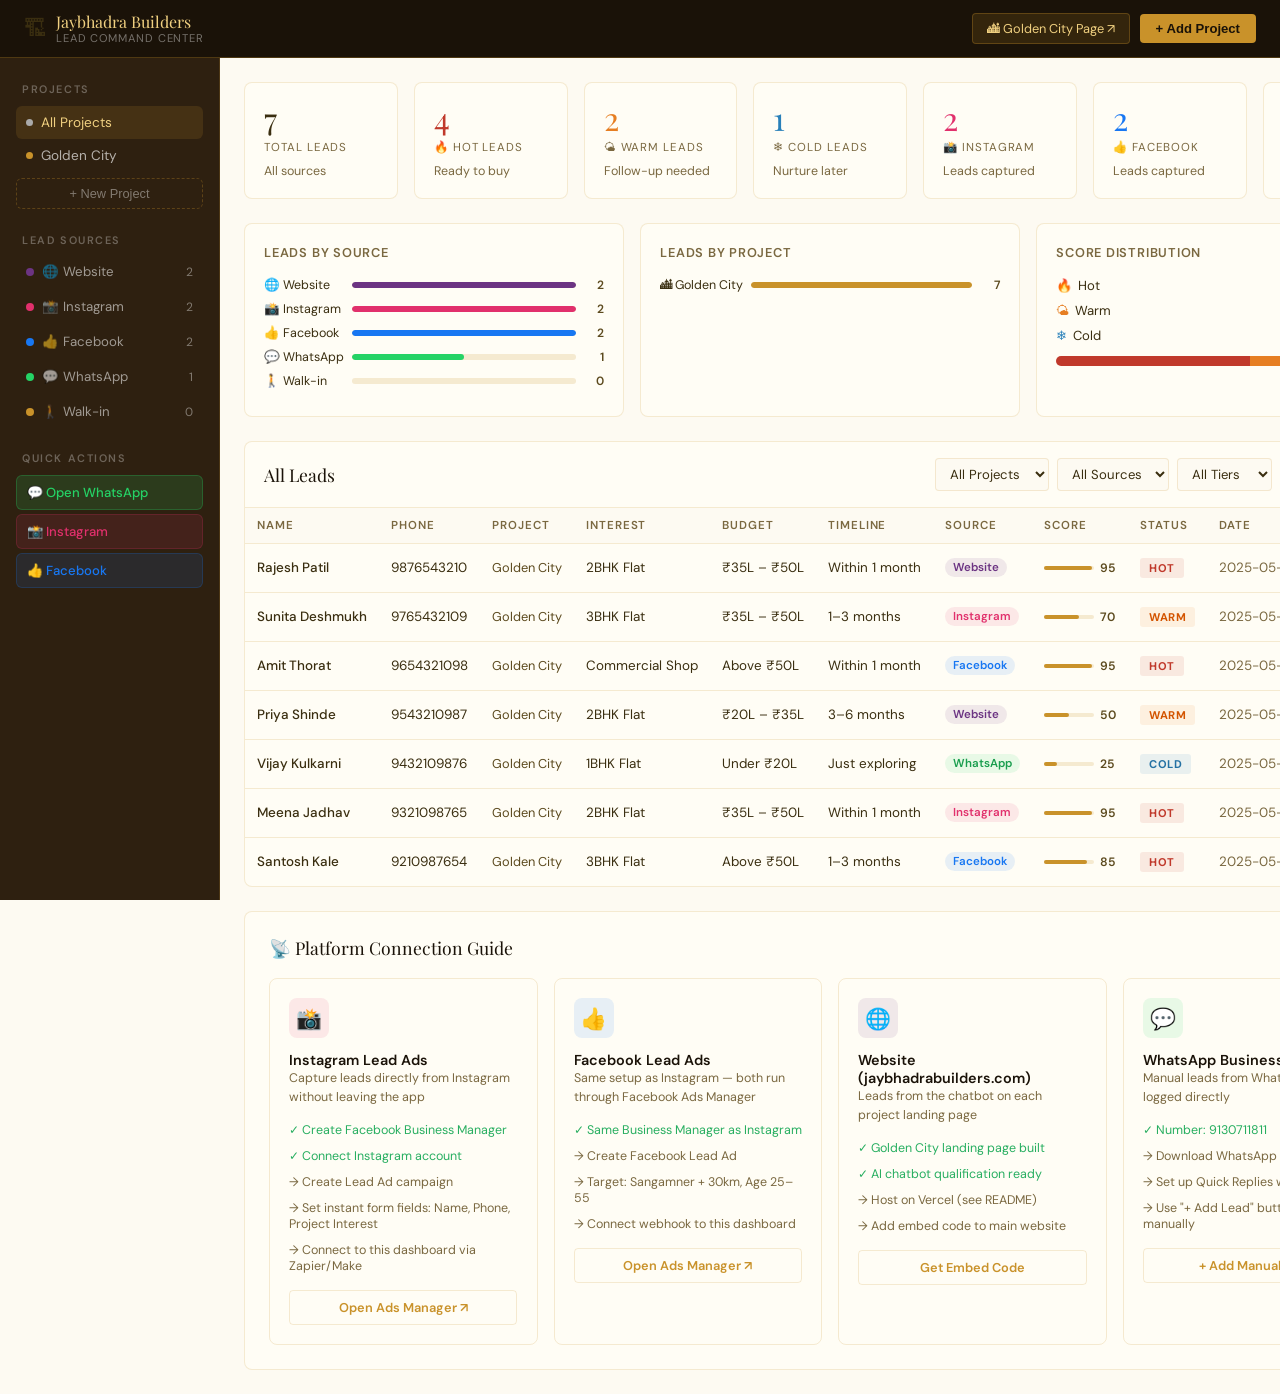
<file: jaybhadra-leads/jaybhadra-leads/index.html>
<!DOCTYPE html>
<html lang="en">
<head>
<meta charset="UTF-8">
<meta name="viewport" content="width=device-width, initial-scale=1.0">
<title>Jaybhadra Builders — Lead Command Center</title>
<link rel="preconnect" href="https://fonts.googleapis.com">
<link href="https://fonts.googleapis.com/css2?family=Playfair+Display:wght@400;600;700&family=DM+Sans:wght@300;400;500;600&display=swap" rel="stylesheet">
<link rel="stylesheet" href="css/dashboard.css">
</head>
<body>

<nav class="dash-nav">
  <div class="dash-logo">
    <span class="logo-icon">🏗</span>
    <div>
      <div class="logo-name">Jaybhadra Builders</div>
      <div class="logo-sub">Lead Command Center</div>
    </div>
  </div>
  <div class="nav-right">
    <a href="projects/golden-city/index.html" class="nav-project-btn" target="_blank">🏙 Golden City Page ↗</a>
    <button class="nav-add-btn" onclick="showAddProject()">+ Add Project</button>
  </div>
</nav>

<div class="dash-body">

  <!-- SIDEBAR -->
  <aside class="sidebar">
    <div class="sidebar-section">
      <div class="sidebar-label">Projects</div>
      <div id="projectNav"></div>
      <button class="sidebar-add" onclick="showAddProject()">+ New Project</button>
    </div>
    <div class="sidebar-section">
      <div class="sidebar-label">Lead Sources</div>
      <div class="source-list" id="sourceNav"></div>
    </div>
    <div class="sidebar-section">
      <div class="sidebar-label">Quick Actions</div>
      <a href="https://wa.me/919130711811" target="_blank" class="quick-action wa">💬 Open WhatsApp</a>
      <a href="https://www.instagram.com/" target="_blank" class="quick-action ig">📸 Instagram</a>
      <a href="https://www.facebook.com/" target="_blank" class="quick-action fb">👍 Facebook</a>
    </div>
  </aside>

  <!-- MAIN -->
  <main class="dash-main">

    <!-- TOP METRICS -->
    <div class="metrics-row" id="metricsRow"></div>

    <!-- CHARTS ROW -->
    <div class="charts-row">
      <div class="chart-card">
        <div class="chart-title">Leads by Source</div>
        <div class="source-bars" id="sourceBars"></div>
      </div>
      <div class="chart-card">
        <div class="chart-title">Leads by Project</div>
        <div class="source-bars" id="projectBars"></div>
      </div>
      <div class="chart-card">
        <div class="chart-title">Score Distribution</div>
        <div class="score-dist" id="scoreDist"></div>
      </div>
    </div>

    <!-- FILTERS + TABLE -->
    <div class="table-card">
      <div class="table-top">
        <div class="table-title">All Leads</div>
        <div class="table-controls">
          <select class="filter-sel" id="filterProject" onchange="applyFilters()">
            <option value="all">All Projects</option>
          </select>
          <select class="filter-sel" id="filterSource" onchange="applyFilters()">
            <option value="all">All Sources</option>
            <option value="Website">Website</option>
            <option value="Instagram">Instagram</option>
            <option value="Facebook">Facebook</option>
            <option value="WhatsApp">WhatsApp</option>
            <option value="Walk-in">Walk-in</option>
          </select>
          <select class="filter-sel" id="filterTier" onchange="applyFilters()">
            <option value="all">All Tiers</option>
            <option value="Hot">🔥 Hot</option>
            <option value="Warm">🌤 Warm</option>
            <option value="Cold">❄ Cold</option>
          </select>
          <button class="export-btn" onclick="exportCSV()">⬇ Export CSV</button>
        </div>
      </div>
      <div style="overflow-x:auto">
        <table class="leads-table">
          <thead>
            <tr>
              <th>Name</th><th>Phone</th><th>Project</th>
              <th>Interest</th><th>Budget</th><th>Timeline</th>
              <th>Source</th><th>Score</th><th>Status</th>
              <th>Date</th><th>Action</th>
            </tr>
          </thead>
          <tbody id="leadsBody"></tbody>
        </table>
      </div>
    </div>

    <!-- PLATFORM SETUP GUIDE -->
    <div class="setup-card" id="platformGuide">
      <div class="setup-title">📡 Platform Connection Guide</div>
      <div class="setup-grid">

        <div class="setup-item">
          <div class="setup-icon ig-bg">📸</div>
          <div class="setup-info">
            <div class="setup-name">Instagram Lead Ads</div>
            <div class="setup-desc">Capture leads directly from Instagram without leaving the app</div>
          </div>
          <div class="setup-steps">
            <div class="step done">✓ Create Facebook Business Manager</div>
            <div class="step done">✓ Connect Instagram account</div>
            <div class="step">→ Create Lead Ad campaign</div>
            <div class="step">→ Set instant form fields: Name, Phone, Project Interest</div>
            <div class="step">→ Connect to this dashboard via Zapier/Make</div>
          </div>
          <a href="https://www.facebook.com/business/ads" target="_blank" class="setup-btn">Open Ads Manager ↗</a>
        </div>

        <div class="setup-item">
          <div class="setup-icon fb-bg">👍</div>
          <div class="setup-info">
            <div class="setup-name">Facebook Lead Ads</div>
            <div class="setup-desc">Same setup as Instagram — both run through Facebook Ads Manager</div>
          </div>
          <div class="setup-steps">
            <div class="step done">✓ Same Business Manager as Instagram</div>
            <div class="step">→ Create Facebook Lead Ad</div>
            <div class="step">→ Target: Sangamner + 30km, Age 25–55</div>
            <div class="step">→ Connect webhook to this dashboard</div>
          </div>
          <a href="https://www.facebook.com/business/ads" target="_blank" class="setup-btn">Open Ads Manager ↗</a>
        </div>

        <div class="setup-item">
          <div class="setup-icon web-bg">🌐</div>
          <div class="setup-info">
            <div class="setup-name">Website (jaybhadrabuilders.com)</div>
            <div class="setup-desc">Leads from the chatbot on each project landing page</div>
          </div>
          <div class="setup-steps">
            <div class="step done">✓ Golden City landing page built</div>
            <div class="step done">✓ AI chatbot qualification ready</div>
            <div class="step">→ Host on Vercel (see README)</div>
            <div class="step">→ Add embed code to main website</div>
          </div>
          <button class="setup-btn" onclick="showEmbedCode()">Get Embed Code</button>
        </div>

        <div class="setup-item">
          <div class="setup-icon wa-bg">💬</div>
          <div class="setup-info">
            <div class="setup-name">WhatsApp Business</div>
            <div class="setup-desc">Manual leads from WhatsApp chats, logged directly</div>
          </div>
          <div class="setup-steps">
            <div class="step done">✓ Number: 9130711811</div>
            <div class="step">→ Download WhatsApp Business app</div>
            <div class="step">→ Set up Quick Replies with templates</div>
            <div class="step">→ Use "+ Add Lead" button to log manually</div>
          </div>
          <button class="setup-btn" onclick="showAddLead()">+ Add Manual Lead</button>
        </div>

      </div>
    </div>

  </main>
</div>

<!-- ADD LEAD MODAL -->
<div class="modal-overlay" id="addLeadModal" onclick="closeModal('addLeadModal')">
  <div class="modal" onclick="event.stopPropagation()">
    <div class="modal-title">Add Manual Lead</div>
    <div class="modal-form">
      <div class="form-row">
        <div class="form-group">
          <label>Full Name *</label>
          <input type="text" id="ml_name" placeholder="e.g. Rajesh Patil">
        </div>
        <div class="form-group">
          <label>Phone Number *</label>
          <input type="text" id="ml_phone" placeholder="10-digit number">
        </div>
      </div>
      <div class="form-row">
        <div class="form-group">
          <label>Project</label>
          <select id="ml_project"></select>
        </div>
        <div class="form-group">
          <label>Source</label>
          <select id="ml_source">
            <option>Website</option><option>Instagram</option>
            <option>Facebook</option><option>WhatsApp</option><option>Walk-in</option>
          </select>
        </div>
      </div>
      <div class="form-row">
        <div class="form-group">
          <label>Interest</label>
          <select id="ml_unit">
            <option>2BHK Flat</option><option>3BHK Flat</option>
            <option>1BHK Flat</option><option>Commercial Shop</option>
          </select>
        </div>
        <div class="form-group">
          <label>Budget</label>
          <select id="ml_budget">
            <option>Under ₹20L</option><option>₹20L – ₹35L</option>
            <option>₹35L – ₹50L</option><option>Above ₹50L</option>
          </select>
        </div>
      </div>
      <div class="form-row">
        <div class="form-group">
          <label>Timeline</label>
          <select id="ml_timeline">
            <option>Within 1 month</option><option>1–3 months</option>
            <option>3–6 months</option><option>Just exploring</option>
          </select>
        </div>
        <div class="form-group">
          <label>Loan Needed?</label>
          <select id="ml_loan">
            <option>Yes, I need loan help</option><option>No, self-funded</option>
          </select>
        </div>
      </div>
      <div class="form-group">
        <label>Notes</label>
        <textarea id="ml_notes" placeholder="Any additional notes..." rows="2"></textarea>
      </div>
    </div>
    <div class="modal-actions">
      <button class="modal-cancel" onclick="closeModal('addLeadModal')">Cancel</button>
      <button class="modal-save" onclick="saveManualLead()">Save Lead</button>
    </div>
  </div>
</div>

<!-- ADD PROJECT MODAL -->
<div class="modal-overlay" id="addProjectModal" onclick="closeModal('addProjectModal')">
  <div class="modal" onclick="event.stopPropagation()">
    <div class="modal-title">Add New Project</div>
    <div class="modal-form">
      <div class="form-row">
        <div class="form-group">
          <label>Project Name *</label>
          <input type="text" id="np_name" placeholder="e.g. Silver Heights">
        </div>
        <div class="form-group">
          <label>Location *</label>
          <input type="text" id="np_location" placeholder="e.g. Sangamner">
        </div>
      </div>
      <div class="form-row">
        <div class="form-group">
          <label>Total Units</label>
          <input type="number" id="np_units" placeholder="e.g. 48">
        </div>
        <div class="form-group">
          <label>Status</label>
          <select id="np_status">
            <option>Ongoing</option><option>Upcoming</option><option>Completed</option>
          </select>
        </div>
      </div>
    </div>
    <div class="modal-actions">
      <button class="modal-cancel" onclick="closeModal('addProjectModal')">Cancel</button>
      <button class="modal-save" onclick="saveNewProject()">Add Project</button>
    </div>
  </div>
</div>

<!-- EMBED CODE MODAL -->
<div class="modal-overlay" id="embedModal" onclick="closeModal('embedModal')">
  <div class="modal" onclick="event.stopPropagation()">
    <div class="modal-title">Embed Code for jaybhadrabuilders.com</div>
    <p style="font-size:0.88rem;color:var(--muted);margin-bottom:1rem">Add this to any page on your website to embed the Golden City enquiry chatbot:</p>
    <pre class="embed-code" id="embedCodeBlock"></pre>
    <div class="modal-actions">
      <button class="modal-cancel" onclick="closeModal('embedModal')">Close</button>
      <button class="modal-save" onclick="copyEmbedCode()">Copy Code</button>
    </div>
  </div>
</div>

<script src="js/data.js"></script>
<script src="js/dashboard.js"></script>
</body>
</html>
</file>
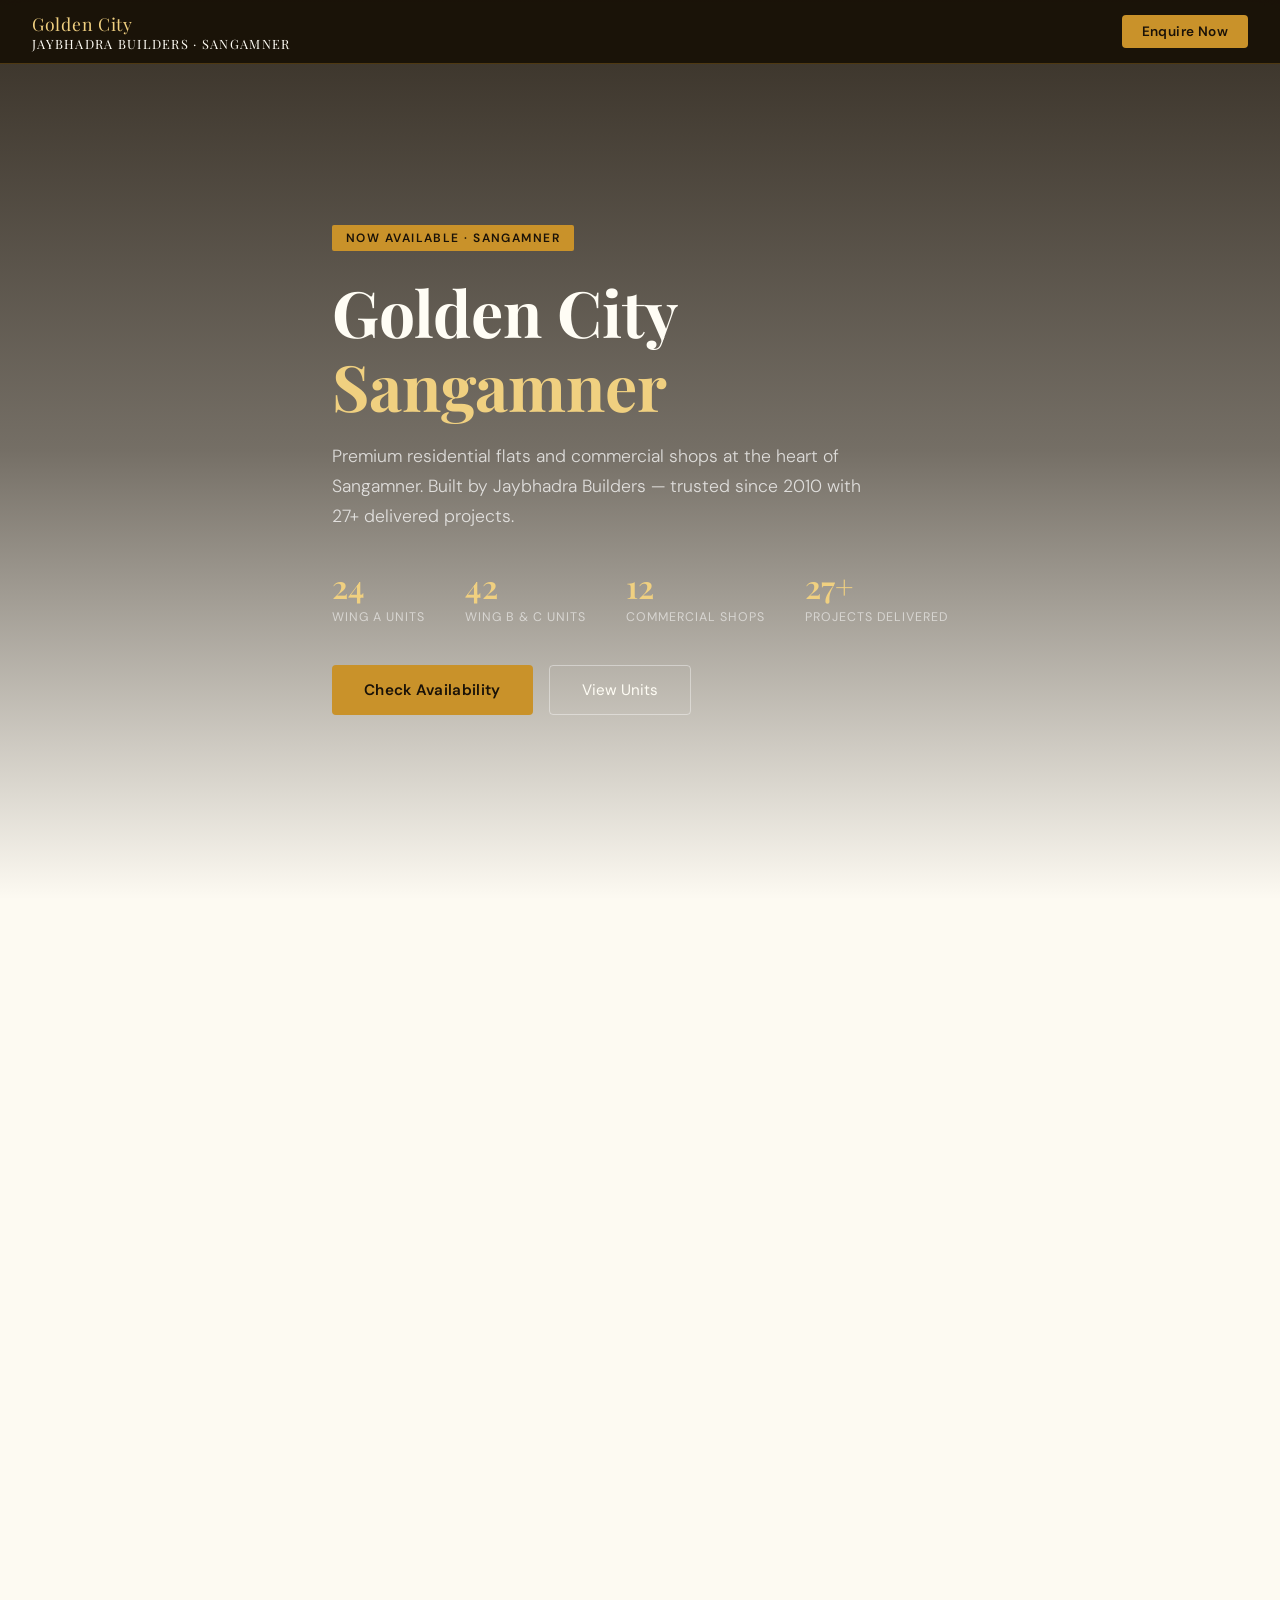
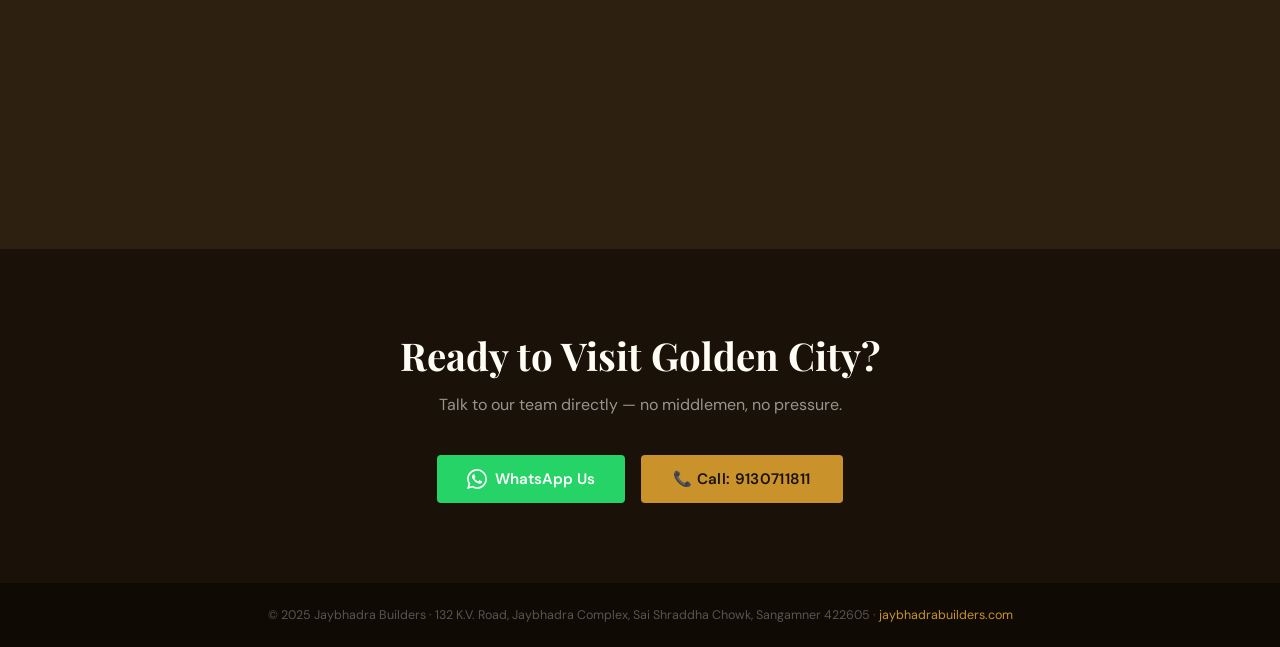
<file: jaybhadra-leads/jaybhadra-leads/projects/golden-city/index.html>
<!DOCTYPE html>
<html lang="en">
<head>
<meta charset="UTF-8">
<meta name="viewport" content="width=device-width, initial-scale=1.0">
<title>Golden City Sangamner — Premium Flats & Shops | Jaybhadra Builders</title>
<meta name="description" content="Premium residential flats and commercial shops at Golden City, Sangamner by Jaybhadra Builders. Wing A 24 units, Wing B & C 42 units, 12 shops. Call 9130711811.">
<!-- Facebook Pixel — replace YOUR_PIXEL_ID -->
<script>
!function(f,b,e,v,n,t,s){if(f.fbq)return;n=f.fbq=function(){n.callMethod?n.callMethod.apply(n,arguments):n.queue.push(arguments)};if(!f._fbq)f._fbq=n;n.push=n;n.loaded=!0;n.version='2.0';n.queue=[];t=b.createElement(e);t.async=!0;t.src=v;s=b.getElementsByTagName(e)[0];s.parentNode.insertBefore(t,s)}(window,document,'script','https://connect.facebook.net/en_US/fbevents.js');
fbq('init', 'YOUR_PIXEL_ID');
fbq('track', 'PageView');
</script>
<link rel="preconnect" href="https://fonts.googleapis.com">
<link href="https://fonts.googleapis.com/css2?family=Playfair+Display:wght@400;600;700&family=DM+Sans:wght@300;400;500;600&display=swap" rel="stylesheet">
<link rel="stylesheet" href="css/style.css">
</head>
<body>

<nav id="navbar">
  <div class="nav-logo">Golden City <span>Jaybhadra Builders · Sangamner</span></div>
  <button class="nav-cta" onclick="scrollTo('chatbot')">Enquire Now</button>
</nav>

<section class="hero" id="home">
  <div class="hero-inner">
    <div class="hero-badge">Now Available · Sangamner</div>
    <h1>Golden City<br><em>Sangamner</em></h1>
    <p class="hero-sub">Premium residential flats and commercial shops at the heart of Sangamner. Built by Jaybhadra Builders — trusted since 2010 with 27+ delivered projects.</p>
    <div class="hero-stats">
      <div class="hero-stat"><div class="n">24</div><div class="l">Wing A Units</div></div>
      <div class="hero-stat"><div class="n">42</div><div class="l">Wing B & C Units</div></div>
      <div class="hero-stat"><div class="n">12</div><div class="l">Commercial Shops</div></div>
      <div class="hero-stat"><div class="n">27+</div><div class="l">Projects Delivered</div></div>
    </div>
    <div class="hero-actions">
      <button class="btn-primary" onclick="scrollTo('chatbot')">Check Availability</button>
      <button class="btn-outline" onclick="scrollTo('units')">View Units</button>
    </div>
  </div>
</section>

<section class="section fade-in" id="units">
  <div class="section-label">What's Available</div>
  <h2 class="section-title">Choose Your Space</h2>
  <p class="section-sub">Three wings of thoughtfully designed residences and ground-floor commercial spaces.</p>
  <div class="units-grid">
    <div class="unit-card">
      <div class="unit-head"><div class="unit-wing">Wing A</div><div class="unit-avail">24 Units</div></div>
      <div class="unit-body">
        <div class="unit-type">1 BHK & 2 BHK Flats</div>
        <div class="unit-count">Residential Apartments</div>
        <ul class="unit-features">
          <li>Vastu-compliant layout</li><li>Quality RCC construction</li>
          <li>Housing loan assistance</li><li>Post-completion support</li>
        </ul>
        <button class="unit-cta" onclick="startChat('Wing A flat')">Enquire for Wing A →</button>
      </div>
    </div>
    <div class="unit-card">
      <div class="unit-head"><div class="unit-wing">Wing B & C</div><div class="unit-avail">42 Units</div></div>
      <div class="unit-body">
        <div class="unit-type">2 BHK & 3 BHK Flats</div>
        <div class="unit-count">Residential Apartments</div>
        <ul class="unit-features">
          <li>Larger floor plans</li><li>Modern finishes</li>
          <li>Timely possession guaranteed</li><li>Affordable pricing</li>
        </ul>
        <button class="unit-cta" onclick="startChat('Wing B or C flat')">Enquire for Wing B & C →</button>
      </div>
    </div>
    <div class="unit-card">
      <div class="unit-head"><div class="unit-wing">Shops</div><div class="unit-avail">12 Shops</div></div>
      <div class="unit-body">
        <div class="unit-type">Commercial Shops</div>
        <div class="unit-count">Ground Floor, High Visibility</div>
        <ul class="unit-features">
          <li>Prime ground floor location</li><li>High footfall area</li>
          <li>Ideal for retail & offices</li><li>Commercial loan assistance</li>
        </ul>
        <button class="unit-cta" onclick="startChat('Commercial Shop')">Enquire for Shops →</button>
      </div>
    </div>
  </div>
</section>

<section class="why-section">
  <div class="why-inner fade-in">
    <div class="section-label">Why Jaybhadra</div>
    <h2 class="section-title" style="color:var(--white)">Built on Trust Since 2010</h2>
    <div class="why-grid">
      <div class="why-card"><div class="why-icon">🏗</div><div class="why-title">27+ Projects Delivered</div><div class="why-desc">Over a decade of successful construction across Sangamner with hundreds of happy families.</div></div>
      <div class="why-card"><div class="why-icon">⏱</div><div class="why-title">On-Time Possession</div><div class="why-desc">We commit to timelines. Every project delivered when promised — no delays.</div></div>
      <div class="why-card"><div class="why-icon">💰</div><div class="why-title">Affordable Pricing</div><div class="why-desc">Quality construction at competitive prices with full housing loan assistance.</div></div>
      <div class="why-card"><div class="why-icon">🔑</div><div class="why-title">Post-Possession Support</div><div class="why-desc">Reliable maintenance support after completion. We stay with you.</div></div>
    </div>
  </div>
</section>

<section class="section fade-in" id="location">
  <div class="location-grid">
    <div>
      <div class="section-label">Location</div>
      <h2 class="section-title">Golden City, Sangamner</h2>
      <p class="section-sub">Strategically located in one of Sangamner's most sought-after areas.</p>
      <ul class="nearby-list">
        <li><span class="place">Shri Ram Chowk</span><span class="dist">2 min</span></li>
        <li><span class="place">Sangamner Main Market</span><span class="dist">5 min</span></li>
        <li><span class="place">Schools & Colleges</span><span class="dist">5–10 min</span></li>
        <li><span class="place">Hospital</span><span class="dist">7 min</span></li>
        <li><span class="place">Nashik City</span><span class="dist">~1.5 hr</span></li>
      </ul>
    </div>
    <div class="location-map-placeholder" style="background:var(--dark2);display:flex;align-items:center;justify-content:center;flex-direction:column;gap:8px">
      <div style="font-size:2rem">📍</div>
      <div style="font-family:'Playfair Display',serif;color:var(--gold-light);font-size:1.1rem">Golden City, Sangamner</div>
      <div style="font-size:0.8rem;color:rgba(255,255,255,0.5)">Near Swadeshkunj, Shri Ram Chowk</div>
      <a href="https://maps.google.com/?q=Sangamner+Maharashtra" target="_blank" style="margin-top:8px;background:var(--gold);color:var(--dark);padding:8px 18px;border-radius:4px;text-decoration:none;font-size:0.82rem;font-weight:600">View on Google Maps →</a>
    </div>
  </div>
</section>

<!-- CHATBOT -->
<section class="chat-section" id="chatbot">
  <div class="chat-inner fade-in">
    <div class="section-label">AI Qualification</div>
    <h2 class="section-title" style="color:var(--white);margin-bottom:0.5rem">Check Availability Instantly</h2>
    <p class="section-sub" style="color:rgba(255,255,255,0.5);margin-bottom:2rem">Answer a few quick questions — our team will contact you right away.</p>
    <div class="chatbox">
      <div class="chat-header">
        <div class="chat-avatar">🏠</div>
        <div><div class="chat-title">Golden City Assistant</div><div class="chat-status">● Online now</div></div>
      </div>
      <div class="chat-messages" id="chatMessages">
        <div class="msg bot">
          <div class="msg-bubble">Namaste! 🙏 Welcome to Golden City, Sangamner by Jaybhadra Builders. I'll help you in under 2 minutes. What are you looking for?</div>
          <div class="msg-time">Just now</div>
        </div>
      </div>
      <div class="chat-options" id="chatOptions">
        <button class="chat-opt" onclick="selectOption(this,'2BHK Flat')">2 BHK Flat</button>
        <button class="chat-opt" onclick="selectOption(this,'3BHK Flat')">3 BHK Flat</button>
        <button class="chat-opt" onclick="selectOption(this,'1BHK Flat')">1 BHK Flat</button>
        <button class="chat-opt" onclick="selectOption(this,'Commercial Shop')">Commercial Shop</button>
      </div>
      <div class="chat-input-row">
        <input class="chat-input" type="text" id="chatInput" placeholder="Or type here..." onkeydown="if(event.key==='Enter')sendMsg()">
        <button class="chat-send" onclick="sendMsg()">Send</button>
      </div>
    </div>
  </div>
</section>

<section class="cta-section">
  <h2>Ready to Visit Golden City?</h2>
  <p>Talk to our team directly — no middlemen, no pressure.</p>
  <div class="cta-actions">
    <button class="wa-btn" onclick="window.open('https://wa.me/919130711811?text=Hi%2C%20I%20am%20interested%20in%20Golden%20City%20Sangamner','_blank')">
      <svg width="20" height="20" viewBox="0 0 24 24" fill="currentColor"><path d="M17.472 14.382c-.297-.149-1.758-.867-2.03-.967-.273-.099-.471-.148-.67.15-.197.297-.767.966-.94 1.164-.173.199-.347.223-.644.075-.297-.15-1.255-.463-2.39-1.475-.883-.788-1.48-1.761-1.653-2.059-.173-.297-.018-.458.13-.606.134-.133.298-.347.446-.52.149-.174.198-.298.298-.497.099-.198.05-.371-.025-.52-.075-.149-.669-1.612-.916-2.207-.242-.579-.487-.5-.669-.51-.173-.008-.371-.01-.57-.01-.198 0-.52.074-.792.372-.272.297-1.04 1.016-1.04 2.479 0 1.462 1.065 2.875 1.213 3.074.149.198 2.096 3.2 5.077 4.487.709.306 1.262.489 1.694.625.712.227 1.36.195 1.871.118.571-.085 1.758-.719 2.006-1.413.248-.694.248-1.289.173-1.413-.074-.124-.272-.198-.57-.347m-5.421 7.403h-.004a9.87 9.87 0 01-5.031-1.378l-.361-.214-3.741.982.998-3.648-.235-.374a9.86 9.86 0 01-1.51-5.26c.001-5.45 4.436-9.884 9.888-9.884 2.64 0 5.122 1.03 6.988 2.898a9.825 9.825 0 012.893 6.994c-.003 5.45-4.437 9.884-9.885 9.884m8.413-18.297A11.815 11.815 0 0012.05 0C5.495 0 .16 5.335.157 11.892c0 2.096.547 4.142 1.588 5.945L.057 24l6.305-1.654a11.882 11.882 0 005.683 1.448h.005c6.554 0 11.89-5.335 11.893-11.893a11.821 11.821 0 00-3.48-8.413z"/></svg>
      WhatsApp Us
    </button>
    <button class="btn-primary" onclick="window.open('tel:+919130711811')">📞 Call: 9130711811</button>
  </div>
</section>

<footer>
  © 2025 Jaybhadra Builders · 132 K.V. Road, Jaybhadra Complex, Sai Shraddha Chowk, Sangamner 422605 ·
  <a href="https://jaybhadrabuilders.com" target="_blank">jaybhadrabuilders.com</a>
</footer>

<script src="js/project-chat.js"></script>
</body>
</html>
</file>
<file: jaybhadra-leads/jaybhadra-leads/css/dashboard.css>
/* ═══════════════════════════════
   JAYBHADRA — LEAD COMMAND CENTER
   css/dashboard.css
═══════════════════════════════ */
:root {
  --gold: #C9922A; --gold-light: #F0D080; --gold-pale: #FDF6E3;
  --dark: #1A1208; --dark2: #2E2010; --mid: #5C4A1E;
  --text: #3A2E10; --muted: #7A6840; --border: rgba(201,146,42,0.18);
  --white: #FFFDF5; --bg: #FDFAF2; --sidebar-w: 220px;
  --hot: #C0392B; --warm: #E67E22; --cold: #2980B9;
  --ig: #E1306C; --fb: #1877F2; --wa: #25D366; --web: #6C3483;
}
*{margin:0;padding:0;box-sizing:border-box}
html,body{height:100%;font-family:'DM Sans',sans-serif;background:var(--bg);color:var(--text)}

/* NAV */
.dash-nav{position:fixed;top:0;left:0;right:0;height:58px;background:var(--dark);
  border-bottom:1px solid rgba(201,146,42,0.3);display:flex;align-items:center;
  justify-content:space-between;padding:0 1.5rem;z-index:200}
.dash-logo{display:flex;align-items:center;gap:10px}
.logo-icon{font-size:1.4rem}
.logo-name{font-family:'Playfair Display',serif;color:var(--gold-light);font-size:1rem;line-height:1.2}
.logo-sub{font-size:0.7rem;color:rgba(255,255,255,0.4);letter-spacing:0.08em;text-transform:uppercase}
.nav-right{display:flex;gap:10px;align-items:center}
.nav-project-btn{background:rgba(201,146,42,0.15);color:var(--gold-light);border:1px solid rgba(201,146,42,0.3);
  padding:6px 14px;border-radius:4px;font-size:0.8rem;text-decoration:none;transition:all 0.2s}
.nav-project-btn:hover{background:rgba(201,146,42,0.3)}
.nav-add-btn{background:var(--gold);color:var(--dark);border:none;padding:7px 16px;
  border-radius:4px;font-size:0.82rem;font-weight:600;cursor:pointer;transition:background 0.2s}
.nav-add-btn:hover{background:var(--gold-light)}

/* LAYOUT */
.dash-body{display:flex;padding-top:58px;min-height:100vh}

/* SIDEBAR */
.sidebar{width:var(--sidebar-w);background:var(--dark2);border-right:1px solid rgba(201,146,42,0.2);
  padding:1.5rem 1rem;display:flex;flex-direction:column;gap:1.5rem;
  position:fixed;top:58px;bottom:0;overflow-y:auto}
.sidebar-section{}
.sidebar-label{font-size:0.68rem;font-weight:600;letter-spacing:0.14em;text-transform:uppercase;
  color:rgba(255,255,255,0.3);margin-bottom:0.6rem;padding:0 0.4rem}
.project-nav-item{display:flex;align-items:center;gap:8px;padding:8px 10px;border-radius:6px;
  cursor:pointer;transition:background 0.15s;color:rgba(255,255,255,0.65);font-size:0.85rem}
.project-nav-item:hover,.project-nav-item.active{background:rgba(201,146,42,0.15);color:var(--gold-light)}
.project-nav-item .dot{width:7px;height:7px;border-radius:50%;background:var(--gold);flex-shrink:0}
.sidebar-add{width:100%;background:transparent;border:1px dashed rgba(201,146,42,0.3);
  color:rgba(255,255,255,0.4);padding:7px;border-radius:6px;font-size:0.8rem;cursor:pointer;
  margin-top:6px;transition:all 0.2s}
.sidebar-add:hover{border-color:var(--gold);color:var(--gold-light)}
.source-list{display:flex;flex-direction:column;gap:4px}
.source-item{display:flex;align-items:center;gap:8px;padding:7px 10px;border-radius:6px;
  cursor:pointer;transition:background 0.15s;color:rgba(255,255,255,0.55);font-size:0.83rem}
.source-item:hover{background:rgba(255,255,255,0.05);color:var(--white)}
.source-dot{width:8px;height:8px;border-radius:50%;flex-shrink:0}
.quick-action{display:block;padding:8px 10px;border-radius:6px;font-size:0.82rem;
  text-decoration:none;margin-bottom:4px;font-weight:500;transition:opacity 0.2s}
.quick-action:hover{opacity:0.85}
.quick-action.wa{background:rgba(37,211,102,0.15);color:#25D366;border:1px solid rgba(37,211,102,0.25)}
.quick-action.ig{background:rgba(225,48,108,0.12);color:var(--ig);border:1px solid rgba(225,48,108,0.2)}
.quick-action.fb{background:rgba(24,119,242,0.12);color:var(--fb);border:1px solid rgba(24,119,242,0.2)}

/* MAIN */
.dash-main{margin-left:var(--sidebar-w);flex:1;padding:1.5rem;display:flex;flex-direction:column;gap:1.5rem}

/* METRICS */
.metrics-row{display:grid;grid-template-columns:repeat(auto-fit,minmax(150px,1fr));gap:1rem}
.metric-card{background:var(--white);border:1px solid var(--border);border-radius:8px;padding:1.2rem;
  display:flex;flex-direction:column;gap:4px}
.metric-card .mn{font-family:'Playfair Display',serif;font-size:2rem;line-height:1}
.metric-card .ml{font-size:0.72rem;text-transform:uppercase;letter-spacing:0.08em;color:var(--muted);margin-top:2px}
.metric-card .mt{font-size:0.78rem;color:var(--muted);margin-top:4px}
.metric-card.hot-card .mn{color:var(--hot)}
.metric-card.warm-card .mn{color:var(--warm)}
.metric-card.cold-card .mn{color:var(--cold)}

/* CHARTS */
.charts-row{display:grid;grid-template-columns:repeat(3,1fr);gap:1rem}
.chart-card{background:var(--white);border:1px solid var(--border);border-radius:8px;padding:1.2rem}
.chart-title{font-size:0.8rem;font-weight:600;letter-spacing:0.06em;text-transform:uppercase;
  color:var(--muted);margin-bottom:1rem}
.bar-row{display:flex;align-items:center;gap:8px;margin-bottom:8px}
.bar-label{font-size:0.78rem;color:var(--text);min-width:80px;white-space:nowrap}
.bar-track{flex:1;height:6px;background:var(--border);border-radius:3px;overflow:hidden}
.bar-fill{height:100%;border-radius:3px;transition:width 0.6s}
.bar-count{font-size:0.75rem;font-weight:600;color:var(--mid);min-width:20px;text-align:right}
.dist-row{display:flex;align-items:center;justify-content:space-between;margin-bottom:8px}
.dist-label{font-size:0.82rem;display:flex;align-items:center;gap:6px}
.dist-pct{font-size:0.82rem;font-weight:600;color:var(--mid)}

/* TABLE */
.table-card{background:var(--white);border:1px solid var(--border);border-radius:8px;overflow:hidden}
.table-top{display:flex;justify-content:space-between;align-items:center;
  padding:1rem 1.2rem;border-bottom:1px solid var(--border);flex-wrap:wrap;gap:10px}
.table-title{font-family:'Playfair Display',serif;font-size:1.1rem;color:var(--dark)}
.table-controls{display:flex;gap:8px;flex-wrap:wrap;align-items:center}
.filter-sel{background:var(--bg);border:1px solid var(--border);color:var(--text);
  padding:6px 10px;border-radius:4px;font-size:0.82rem;font-family:'DM Sans',sans-serif;outline:none}
.export-btn{background:transparent;border:1px solid var(--border);color:var(--gold);
  padding:6px 14px;border-radius:4px;font-size:0.82rem;font-weight:600;cursor:pointer;
  transition:all 0.15s;font-family:'DM Sans',sans-serif}
.export-btn:hover{background:var(--gold);color:var(--dark)}
.leads-table{width:100%;border-collapse:collapse}
.leads-table th{text-align:left;font-size:0.72rem;font-weight:600;letter-spacing:0.08em;
  text-transform:uppercase;color:var(--muted);padding:10px 12px;border-bottom:1px solid var(--border);
  white-space:nowrap;background:var(--bg)}
.leads-table td{padding:11px 12px;font-size:0.84rem;border-bottom:1px solid var(--border);
  color:var(--text);white-space:nowrap}
.leads-table tr:last-child td{border-bottom:none}
.leads-table tr:hover td{background:rgba(201,146,42,0.03)}
.badge{display:inline-block;padding:3px 9px;border-radius:3px;font-size:0.7rem;
  font-weight:700;letter-spacing:0.05em;text-transform:uppercase}
.badge.hot{background:rgba(192,57,43,0.1);color:var(--hot)}
.badge.warm{background:rgba(230,126,34,0.1);color:#D35400}
.badge.cold{background:rgba(41,128,185,0.1);color:#2471A3}
.source-badge{display:inline-flex;align-items:center;gap:4px;padding:2px 8px;border-radius:10px;
  font-size:0.72rem;font-weight:600}
.source-badge.Instagram{background:rgba(225,48,108,0.1);color:var(--ig)}
.source-badge.Facebook{background:rgba(24,119,242,0.1);color:var(--fb)}
.source-badge.Website{background:rgba(108,52,131,0.1);color:var(--web)}
.source-badge.WhatsApp{background:rgba(37,211,102,0.1);color:#1A9E4E}
.source-badge.Walk-in{background:rgba(201,146,42,0.12);color:var(--gold)}
.score-bar{display:flex;align-items:center;gap:6px}
.score-track{width:50px;height:4px;background:var(--border);border-radius:2px}
.score-fill{height:100%;border-radius:2px;background:var(--gold)}
.score-num{font-size:0.76rem;font-weight:600;color:var(--mid)}
.action-btn{background:transparent;border:1px solid var(--border);color:var(--gold);
  padding:4px 10px;border-radius:4px;font-size:0.75rem;font-weight:600;cursor:pointer;
  transition:all 0.15s;font-family:'DM Sans',sans-serif}
.action-btn:hover{background:var(--gold);color:var(--dark)}

/* SETUP GUIDE */
.setup-card{background:var(--white);border:1px solid var(--border);border-radius:8px;padding:1.5rem}
.setup-title{font-family:'Playfair Display',serif;font-size:1.1rem;color:var(--dark);margin-bottom:1.2rem}
.setup-grid{display:grid;grid-template-columns:repeat(auto-fit,minmax(260px,1fr));gap:1rem}
.setup-item{border:1px solid var(--border);border-radius:8px;padding:1.2rem;display:flex;flex-direction:column;gap:0.8rem}
.setup-icon{width:40px;height:40px;border-radius:8px;display:flex;align-items:center;justify-content:center;font-size:1.3rem}
.ig-bg{background:rgba(225,48,108,0.1)}
.fb-bg{background:rgba(24,119,242,0.1)}
.web-bg{background:rgba(108,52,131,0.1)}
.wa-bg{background:rgba(37,211,102,0.1)}
.setup-name{font-weight:600;font-size:0.9rem;color:var(--dark)}
.setup-desc{font-size:0.78rem;color:var(--muted);line-height:1.5}
.setup-steps{display:flex;flex-direction:column;gap:4px}
.step{font-size:0.78rem;color:var(--muted);padding:3px 0}
.step.done{color:#27AE60}
.setup-btn{background:transparent;border:1px solid var(--border);color:var(--gold);
  padding:8px;border-radius:4px;font-size:0.8rem;font-weight:600;cursor:pointer;
  text-align:center;text-decoration:none;transition:all 0.15s;font-family:'DM Sans',sans-serif}
.setup-btn:hover{background:var(--gold);color:var(--dark)}

/* MODALS */
.modal-overlay{position:fixed;inset:0;background:rgba(0,0,0,0.6);z-index:1000;
  display:none;align-items:center;justify-content:center;padding:1rem}
.modal-overlay.open{display:flex}
.modal{background:var(--white);border-radius:10px;padding:1.5rem;width:100%;max-width:540px;
  max-height:90vh;overflow-y:auto}
.modal-title{font-family:'Playfair Display',serif;font-size:1.2rem;color:var(--dark);margin-bottom:1.2rem}
.modal-form{display:flex;flex-direction:column;gap:0.8rem}
.form-row{display:grid;grid-template-columns:1fr 1fr;gap:0.8rem}
.form-group{display:flex;flex-direction:column;gap:4px}
.form-group label{font-size:0.78rem;font-weight:600;color:var(--muted);letter-spacing:0.04em}
.form-group input,.form-group select,.form-group textarea{
  background:var(--bg);border:1px solid var(--border);border-radius:4px;
  padding:8px 10px;font-family:'DM Sans',sans-serif;font-size:0.88rem;color:var(--text);outline:none}
.form-group input:focus,.form-group select:focus,.form-group textarea:focus{border-color:var(--gold)}
.modal-actions{display:flex;gap:10px;justify-content:flex-end;margin-top:1.2rem}
.modal-cancel{background:transparent;border:1px solid var(--border);color:var(--muted);
  padding:9px 20px;border-radius:4px;font-family:'DM Sans',sans-serif;font-size:0.88rem;cursor:pointer}
.modal-save{background:var(--gold);color:var(--dark);border:none;
  padding:9px 24px;border-radius:4px;font-family:'DM Sans',sans-serif;font-size:0.88rem;
  font-weight:600;cursor:pointer;transition:background 0.2s}
.modal-save:hover{background:var(--gold-light)}
.embed-code{background:#1A1208;color:#F0D080;padding:1rem;border-radius:6px;
  font-size:0.75rem;line-height:1.7;overflow-x:auto;white-space:pre-wrap;margin:0.5rem 0}

/* RESPONSIVE */
@media(max-width:900px){
  .sidebar{display:none}
  .dash-main{margin-left:0}
  .charts-row{grid-template-columns:1fr}
  .form-row{grid-template-columns:1fr}
}
</file>
<file: jaybhadra-leads/jaybhadra-leads/projects/golden-city/css/style.css>
/* ═══════════════════════════════════
   GOLDEN CITY — JAYBHADRA BUILDERS
   css/style.css
═══════════════════════════════════ */

:root {
  --gold: #C9922A;
  --gold-light: #F0D080;
  --gold-pale: #FDF6E3;
  --dark: #1A1208;
  --dark2: #2E2010;
  --mid: #5C4A1E;
  --text: #3A2E10;
  --muted: #7A6840;
  --border: rgba(201,146,42,0.2);
  --white: #FFFDF5;
  --bg: #FDFAF2;
  --hot: #C0392B;
  --warm: #E67E22;
  --cold: #2980B9;
}

* { margin: 0; padding: 0; box-sizing: border-box; }
html { scroll-behavior: smooth; }
body { font-family: 'DM Sans', sans-serif; background: var(--bg); color: var(--text); }

/* ── NAV ── */
nav {
  position: fixed; top: 0; width: 100%; z-index: 100;
  background: rgba(26,18,8,0.96); backdrop-filter: blur(8px);
  padding: 0 2rem; height: 64px;
  display: flex; align-items: center; justify-content: space-between;
  border-bottom: 1px solid rgba(201,146,42,0.3);
}
.nav-logo { font-family: 'Playfair Display', serif; color: var(--gold-light); font-size: 1.1rem; letter-spacing: 0.04em; }
.nav-logo span { color: var(--white); font-weight: 400; font-size: 0.8rem; display: block; letter-spacing: 0.1em; text-transform: uppercase; }
.nav-cta {
  background: var(--gold); color: var(--dark); padding: 8px 20px;
  border: none; border-radius: 4px; font-family: 'DM Sans', sans-serif;
  font-size: 0.85rem; font-weight: 600; cursor: pointer; letter-spacing: 0.03em;
  transition: background 0.2s;
}
.nav-cta:hover { background: var(--gold-light); }

/* ── HERO ── */
.hero {
  min-height: 100vh; padding: 100px 0 60px;
  background:
    linear-gradient(to bottom, rgba(26,18,8,0.88) 0%, rgba(26,18,8,0.6) 50%, rgba(253,250,242,0) 100%),
    url('https://i.ibb.co/HTfnVjX6/golden-city-hero.jpg') center/cover no-repeat;
  display: flex; align-items: center;
}
.hero-inner { max-width: 900px; margin: 0 auto; padding: 0 2rem; }
.hero-badge {
  display: inline-block; background: var(--gold); color: var(--dark);
  font-size: 0.75rem; font-weight: 600; letter-spacing: 0.12em; text-transform: uppercase;
  padding: 5px 14px; border-radius: 2px; margin-bottom: 1.5rem;
}
.hero h1 {
  font-family: 'Playfair Display', serif; font-size: clamp(2.4rem, 5vw, 4rem);
  color: var(--white); line-height: 1.15; margin-bottom: 0.5rem;
}
.hero h1 em { color: var(--gold-light); font-style: normal; }
.hero-sub { font-size: 1.1rem; color: rgba(255,255,255,0.75); margin: 1.2rem 0 2rem; max-width: 560px; line-height: 1.7; font-weight: 300; }
.hero-stats { display: flex; gap: 2.5rem; margin-bottom: 2.5rem; flex-wrap: wrap; }
.hero-stat .n { font-family: 'Playfair Display', serif; font-size: 2rem; color: var(--gold-light); font-weight: 600; }
.hero-stat .l { font-size: 0.78rem; color: rgba(255,255,255,0.55); text-transform: uppercase; letter-spacing: 0.08em; margin-top: 2px; }
.hero-actions { display: flex; gap: 1rem; flex-wrap: wrap; }

/* ── BUTTONS ── */
.btn-primary {
  background: var(--gold); color: var(--dark); padding: 14px 32px;
  border: none; border-radius: 4px; font-family: 'DM Sans', sans-serif;
  font-size: 0.95rem; font-weight: 600; cursor: pointer; letter-spacing: 0.02em;
  transition: all 0.2s;
}
.btn-primary:hover { background: var(--gold-light); transform: translateY(-1px); }
.btn-outline {
  background: transparent; color: var(--white); padding: 14px 32px;
  border: 1px solid rgba(255,255,255,0.4); border-radius: 4px;
  font-family: 'DM Sans', sans-serif; font-size: 0.95rem; cursor: pointer; transition: all 0.2s;
}
.btn-outline:hover { border-color: var(--gold-light); color: var(--gold-light); }

/* ── SECTIONS ── */
.section { padding: 80px 2rem; max-width: 1100px; margin: 0 auto; }
.section-label { font-size: 0.72rem; letter-spacing: 0.18em; text-transform: uppercase; color: var(--gold); font-weight: 600; margin-bottom: 0.6rem; }
.section-title { font-family: 'Playfair Display', serif; font-size: clamp(1.8rem, 3vw, 2.6rem); color: var(--dark); line-height: 1.2; margin-bottom: 1rem; }
.section-sub { color: var(--muted); font-size: 1rem; line-height: 1.7; max-width: 520px; margin-bottom: 3rem; }

/* ── UNITS ── */
.units-grid { display: grid; grid-template-columns: repeat(auto-fit, minmax(280px, 1fr)); gap: 1.5rem; }
.unit-card { border: 1px solid var(--border); border-radius: 8px; overflow: hidden; background: var(--white); transition: transform 0.2s, box-shadow 0.2s; }
.unit-card:hover { transform: translateY(-4px); box-shadow: 0 12px 40px rgba(201,146,42,0.12); }
.unit-head { background: var(--dark2); padding: 1.5rem; display: flex; justify-content: space-between; align-items: flex-start; }
.unit-wing { font-family: 'Playfair Display', serif; color: var(--gold-light); font-size: 1.3rem; }
.unit-avail { background: rgba(201,146,42,0.2); color: var(--gold-light); font-size: 0.7rem; font-weight: 600; letter-spacing: 0.1em; text-transform: uppercase; padding: 4px 10px; border-radius: 2px; }
.unit-body { padding: 1.5rem; }
.unit-type { font-size: 1.1rem; font-weight: 600; color: var(--dark); margin-bottom: 0.4rem; }
.unit-count { font-size: 0.85rem; color: var(--muted); margin-bottom: 1.2rem; }
.unit-features { list-style: none; }
.unit-features li { font-size: 0.85rem; color: var(--text); padding: 6px 0; border-bottom: 1px solid var(--border); display: flex; align-items: center; gap: 8px; }
.unit-features li:last-child { border-bottom: none; }
.unit-features li::before { content: '✦'; color: var(--gold); font-size: 0.6rem; flex-shrink: 0; }
.unit-cta { width: 100%; margin-top: 1.2rem; background: var(--gold); color: var(--dark); border: none; border-radius: 4px; padding: 11px; font-family: 'DM Sans', sans-serif; font-weight: 600; font-size: 0.88rem; cursor: pointer; transition: background 0.2s; }
.unit-cta:hover { background: var(--gold-light); }

/* ── WHY ── */
.why-section { background: var(--dark); padding: 80px 2rem; }
.why-inner { max-width: 1100px; margin: 0 auto; }
.why-grid { display: grid; grid-template-columns: repeat(auto-fit, minmax(220px, 1fr)); gap: 1.5rem; margin-top: 3rem; }
.why-card { border: 1px solid rgba(201,146,42,0.2); border-radius: 8px; padding: 1.5rem; background: rgba(255,255,255,0.03); }
.why-icon { font-size: 1.6rem; margin-bottom: 0.8rem; }
.why-title { font-size: 1rem; font-weight: 600; color: var(--gold-light); margin-bottom: 0.4rem; }
.why-desc { font-size: 0.85rem; color: rgba(255,255,255,0.55); line-height: 1.65; }

/* ── LOCATION ── */
.location-grid { display: grid; grid-template-columns: 1fr 1fr; gap: 4rem; align-items: center; }
.location-map-placeholder { background: var(--dark2); border-radius: 8px; height: 340px; display: flex; align-items: center; justify-content: center; border: 1px solid var(--border); overflow: hidden; position: relative; }
.location-map-placeholder img { width: 100%; height: 100%; object-fit: cover; border-radius: 8px; opacity: 0.7; }
.location-map-overlay { position: absolute; background: rgba(26,18,8,0.7); padding: 10px 16px; border-radius: 4px; border: 1px solid var(--gold); text-align: center; }
.location-map-overlay .lname { font-family: 'Playfair Display', serif; color: var(--gold-light); font-size: 1rem; }
.location-map-overlay .laddr { font-size: 0.75rem; color: rgba(255,255,255,0.6); margin-top: 2px; }
.nearby-list { list-style: none; margin-top: 1.5rem; }
.nearby-list li { display: flex; justify-content: space-between; padding: 10px 0; border-bottom: 1px solid var(--border); font-size: 0.9rem; }
.nearby-list li:last-child { border-bottom: none; }
.nearby-list .place { color: var(--text); }
.nearby-list .dist { color: var(--gold); font-weight: 500; }

/* ── CHATBOT ── */
.chat-section { background: var(--dark2); padding: 80px 2rem; }
.chat-inner { max-width: 680px; margin: 0 auto; }
.chatbox { background: rgba(255,255,255,0.04); border: 1px solid rgba(201,146,42,0.25); border-radius: 12px; overflow: hidden; }
.chat-header { background: var(--dark); padding: 1rem 1.25rem; display: flex; align-items: center; gap: 10px; border-bottom: 1px solid rgba(201,146,42,0.2); }
.chat-avatar { width: 36px; height: 36px; border-radius: 50%; background: var(--gold); display: flex; align-items: center; justify-content: center; font-size: 1rem; }
.chat-title { font-weight: 600; color: var(--white); font-size: 0.9rem; }
.chat-status { font-size: 0.75rem; color: #4CAF50; }
.chat-messages { padding: 1.25rem; min-height: 320px; max-height: 420px; overflow-y: auto; display: flex; flex-direction: column; gap: 0.75rem; }
.msg { max-width: 80%; }
.msg.bot { align-self: flex-start; }
.msg.user { align-self: flex-end; }
.msg-bubble { padding: 10px 14px; border-radius: 10px; font-size: 0.88rem; line-height: 1.6; }
.msg.bot .msg-bubble { background: rgba(255,255,255,0.08); color: rgba(255,255,255,0.88); border-radius: 4px 10px 10px 10px; }
.msg.user .msg-bubble { background: var(--gold); color: var(--dark); font-weight: 500; border-radius: 10px 10px 4px 10px; }
.msg-time { font-size: 0.7rem; color: rgba(255,255,255,0.3); margin-top: 3px; padding: 0 4px; }
.msg.user .msg-time { text-align: right; }
.chat-options { display: flex; flex-wrap: wrap; gap: 8px; padding: 0 1.25rem 0.75rem; }
.chat-opt { border: 1px solid rgba(201,146,42,0.4); background: transparent; color: var(--gold-light); padding: 7px 14px; border-radius: 20px; font-family: 'DM Sans', sans-serif; font-size: 0.82rem; cursor: pointer; transition: all 0.2s; }
.chat-opt:hover { background: rgba(201,146,42,0.15); border-color: var(--gold); }
.chat-opt.selected { background: var(--gold); color: var(--dark); border-color: var(--gold); font-weight: 600; }
.chat-input-row { border-top: 1px solid rgba(201,146,42,0.2); padding: 0.75rem 1rem; display: flex; gap: 8px; align-items: center; }
.chat-input { flex: 1; background: rgba(255,255,255,0.06); border: 1px solid rgba(255,255,255,0.1); border-radius: 6px; padding: 9px 12px; color: var(--white); font-family: 'DM Sans', sans-serif; font-size: 0.88rem; outline: none; }
.chat-input::placeholder { color: rgba(255,255,255,0.3); }
.chat-send { background: var(--gold); color: var(--dark); border: none; border-radius: 6px; padding: 9px 16px; font-family: 'DM Sans', sans-serif; font-weight: 600; font-size: 0.85rem; cursor: pointer; transition: background 0.2s; }
.chat-send:hover { background: var(--gold-light); }

/* ── LEAD DASHBOARD ── */
.score-dashboard { background: var(--white); border: 1px solid var(--border); border-radius: 10px; overflow: hidden; }
.score-top { display: grid; grid-template-columns: repeat(4, 1fr); border-bottom: 1px solid var(--border); }
.score-metric { padding: 1.2rem; text-align: center; border-right: 1px solid var(--border); }
.score-metric:last-child { border-right: none; }
.score-metric .sn { font-family: 'Playfair Display', serif; font-size: 1.8rem; color: var(--dark); }
.score-metric .sl { font-size: 0.72rem; text-transform: uppercase; letter-spacing: 0.08em; color: var(--muted); margin-top: 2px; }
.score-metric .sn.hot { color: var(--hot); }
.score-metric .sn.warm { color: var(--warm); }
.score-metric .sn.cold { color: var(--cold); }
.score-tabs { display: flex; border: 1px solid var(--border); border-radius: 6px; overflow: hidden; width: fit-content; }
.score-tab { padding: 9px 22px; font-family: 'DM Sans', sans-serif; font-size: 0.85rem; font-weight: 500; cursor: pointer; border: none; background: transparent; color: var(--muted); transition: all 0.15s; }
.score-tab.active { background: var(--gold); color: var(--dark); font-weight: 600; }
.leads-table { width: 100%; border-collapse: collapse; }
.leads-table th { text-align: left; font-size: 0.75rem; font-weight: 600; letter-spacing: 0.08em; text-transform: uppercase; color: var(--muted); padding: 10px 14px; border-bottom: 1px solid var(--border); }
.leads-table td { padding: 12px 14px; font-size: 0.88rem; border-bottom: 1px solid var(--border); color: var(--text); }
.leads-table tr:last-child td { border-bottom: none; }
.leads-table tr:hover td { background: rgba(201,146,42,0.04); }
.badge { display: inline-block; padding: 3px 10px; border-radius: 3px; font-size: 0.72rem; font-weight: 700; letter-spacing: 0.06em; text-transform: uppercase; }
.badge.hot { background: rgba(192,57,43,0.12); color: #C0392B; }
.badge.warm { background: rgba(230,126,34,0.12); color: #D35400; }
.badge.cold { background: rgba(41,128,185,0.12); color: #2471A3; }
.score-bar { display: flex; align-items: center; gap: 8px; }
.score-track { flex: 1; height: 4px; background: var(--border); border-radius: 2px; max-width: 80px; }
.score-fill { height: 100%; border-radius: 2px; background: var(--gold); }
.score-num { font-size: 0.78rem; font-weight: 600; color: var(--mid); min-width: 28px; }
.action-btn { background: transparent; border: 1px solid var(--border); color: var(--gold); padding: 5px 12px; border-radius: 4px; font-size: 0.78rem; font-weight: 600; cursor: pointer; transition: all 0.15s; font-family: 'DM Sans', sans-serif; }
.action-btn:hover { background: var(--gold); color: var(--dark); }

/* ── WHATSAPP TEMPLATES ── */
.wa-section { background: var(--bg); padding: 80px 2rem; }
.wa-inner { max-width: 900px; margin: 0 auto; }
.wa-grid { display: grid; grid-template-columns: repeat(auto-fit, minmax(280px, 1fr)); gap: 1.5rem; margin-top: 2rem; }
.wa-card { border: 1px solid var(--border); border-radius: 8px; overflow: hidden; background: var(--white); }
.wa-card-head { padding: 0.8rem 1.2rem; display: flex; justify-content: space-between; align-items: center; border-bottom: 1px solid var(--border); }
.wa-template-name { font-size: 0.78rem; font-weight: 600; letter-spacing: 0.08em; text-transform: uppercase; color: var(--muted); }
.wa-when { font-size: 0.72rem; background: rgba(201,146,42,0.1); color: var(--gold); padding: 3px 8px; border-radius: 2px; }
.wa-phone { background: #ECE5DD; padding: 1.2rem; min-height: 160px; }
.wa-bubble { background: white; border-radius: 4px 10px 10px 10px; padding: 10px 12px; font-size: 0.82rem; line-height: 1.65; color: #111; max-width: 90%; box-shadow: 0 1px 3px rgba(0,0,0,0.1); }
.wa-bubble .wa-time { font-size: 0.68rem; color: #999; text-align: right; margin-top: 4px; }
.wa-copy { width: 100%; padding: 10px; background: transparent; border: none; border-top: 1px solid var(--border); color: var(--gold); font-family: 'DM Sans', sans-serif; font-size: 0.82rem; font-weight: 600; cursor: pointer; transition: background 0.15s; letter-spacing: 0.03em; }
.wa-copy:hover { background: var(--gold-pale); }

/* ── CTA & FOOTER ── */
.cta-section { background: var(--dark); padding: 80px 2rem; text-align: center; }
.cta-section h2 { font-family: 'Playfair Display', serif; font-size: clamp(1.8rem, 3vw, 2.8rem); color: var(--white); margin-bottom: 0.8rem; }
.cta-section p { color: rgba(255,255,255,0.55); font-size: 1rem; margin-bottom: 2.5rem; }
.cta-actions { display: flex; gap: 1rem; justify-content: center; flex-wrap: wrap; }
.wa-btn { background: #25D366; color: white; padding: 14px 30px; border: none; border-radius: 4px; font-family: 'DM Sans', sans-serif; font-size: 0.95rem; font-weight: 600; cursor: pointer; display: flex; align-items: center; gap: 8px; transition: background 0.2s; }
.wa-btn:hover { background: #20B858; }
footer { background: #0F0B04; padding: 1.5rem 2rem; text-align: center; font-size: 0.78rem; color: rgba(255,255,255,0.3); }
footer a { color: var(--gold); text-decoration: none; }

/* ── ANIMATIONS ── */
.fade-in { opacity: 0; transform: translateY(20px); transition: opacity 0.5s, transform 0.5s; }
.fade-in.visible { opacity: 1; transform: translateY(0); }
@keyframes blink { 0%,100%{opacity:1} 50%{opacity:0} }
.typing span { display: inline-block; width: 6px; height: 6px; background: rgba(255,255,255,0.5); border-radius: 50%; margin: 0 2px; animation: blink 1s infinite; }
.typing span:nth-child(2) { animation-delay: 0.2s; }
.typing span:nth-child(3) { animation-delay: 0.4s; }

/* ── RESPONSIVE ── */
@media (max-width: 700px) {
  .location-grid { grid-template-columns: 1fr; }
  .score-top { grid-template-columns: repeat(2, 1fr); }
  .score-metric:nth-child(2) { border-right: none; }
  .hero-stats { gap: 1.5rem; }
  .hero h1 { font-size: 2rem; }
}
</file>
